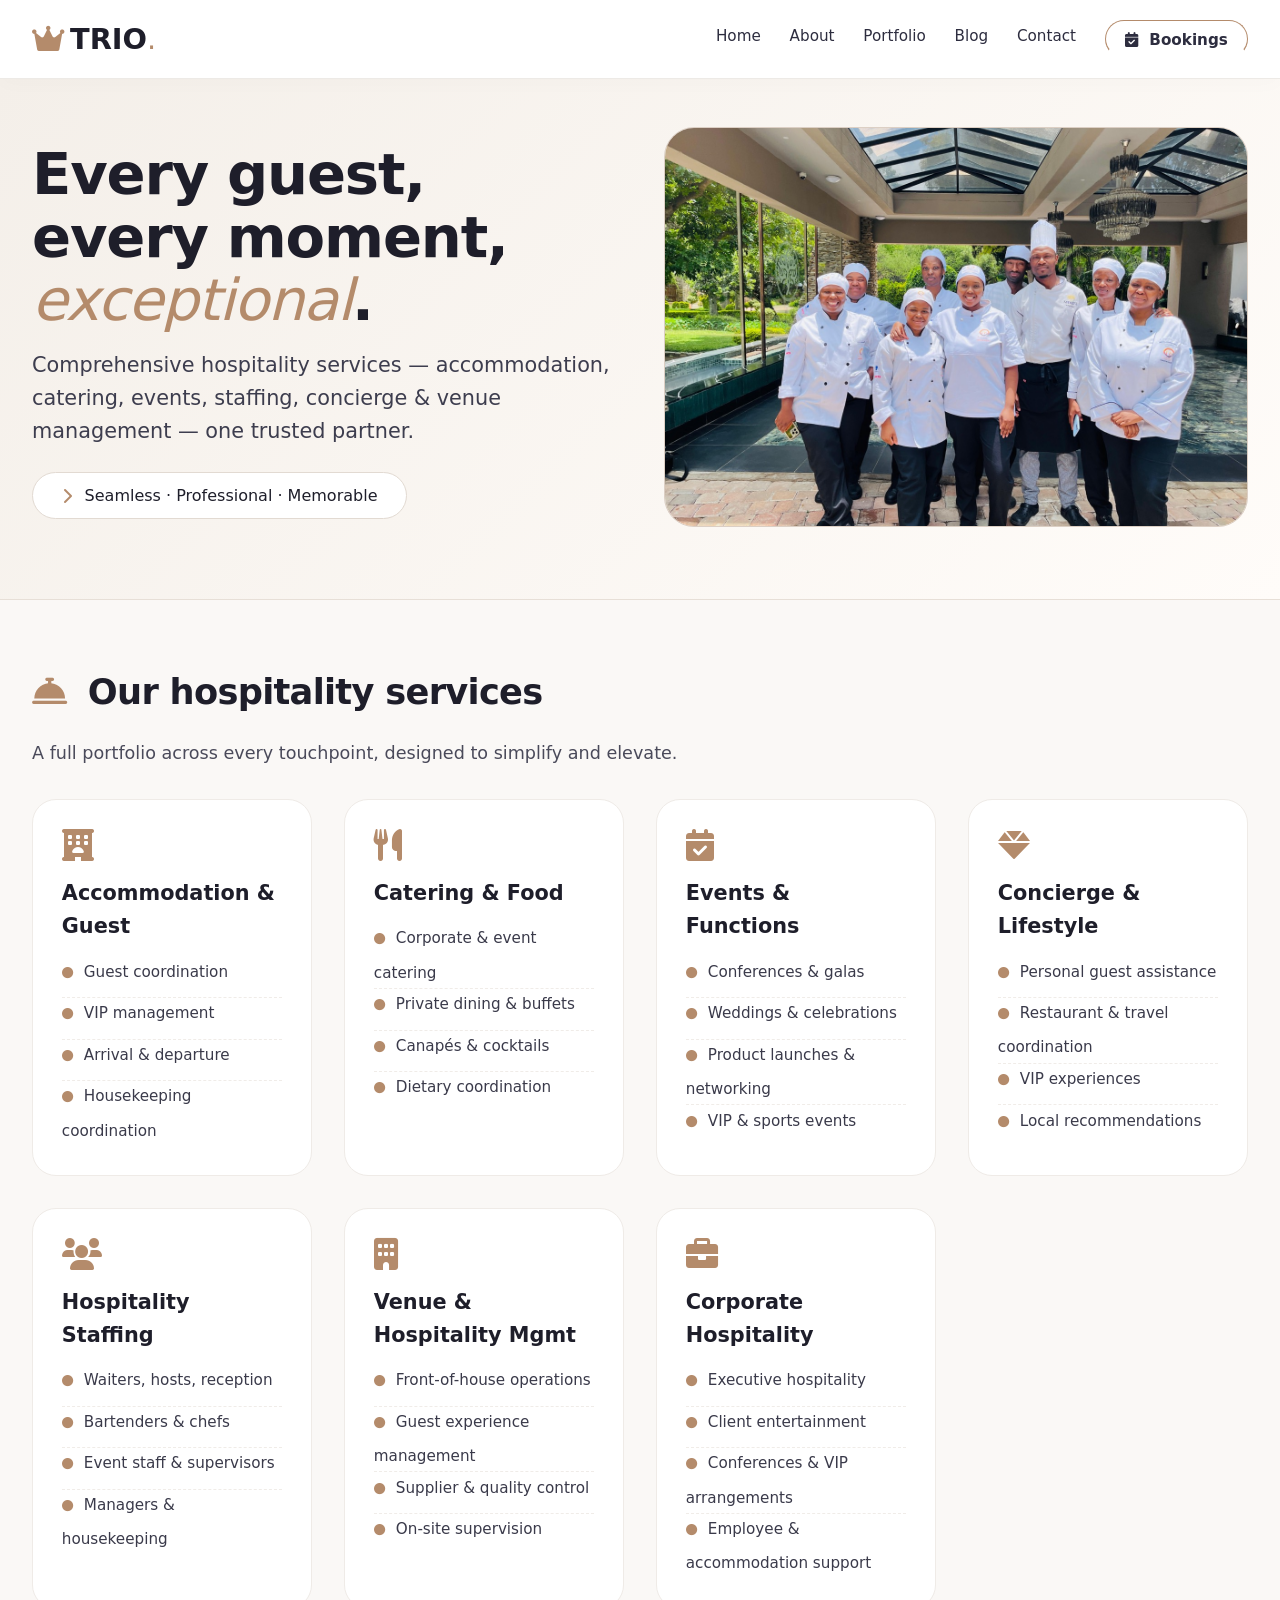
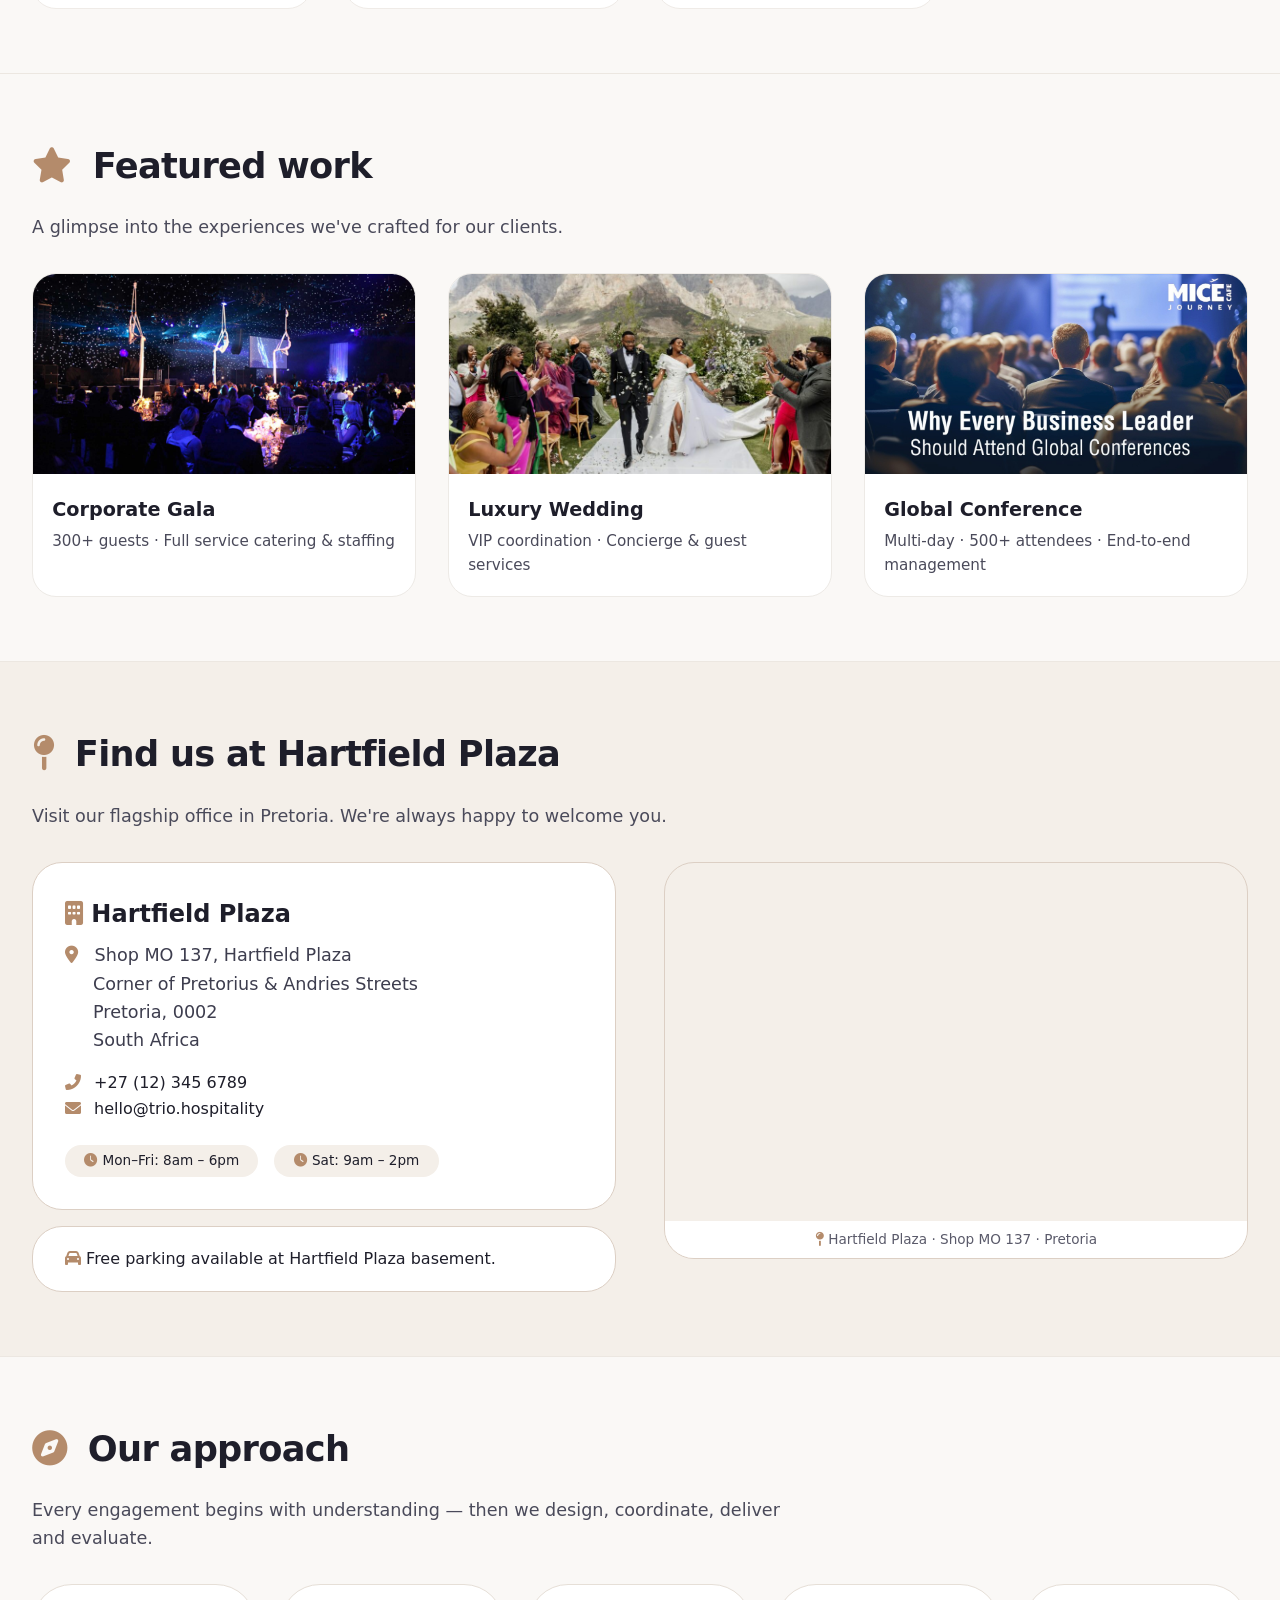
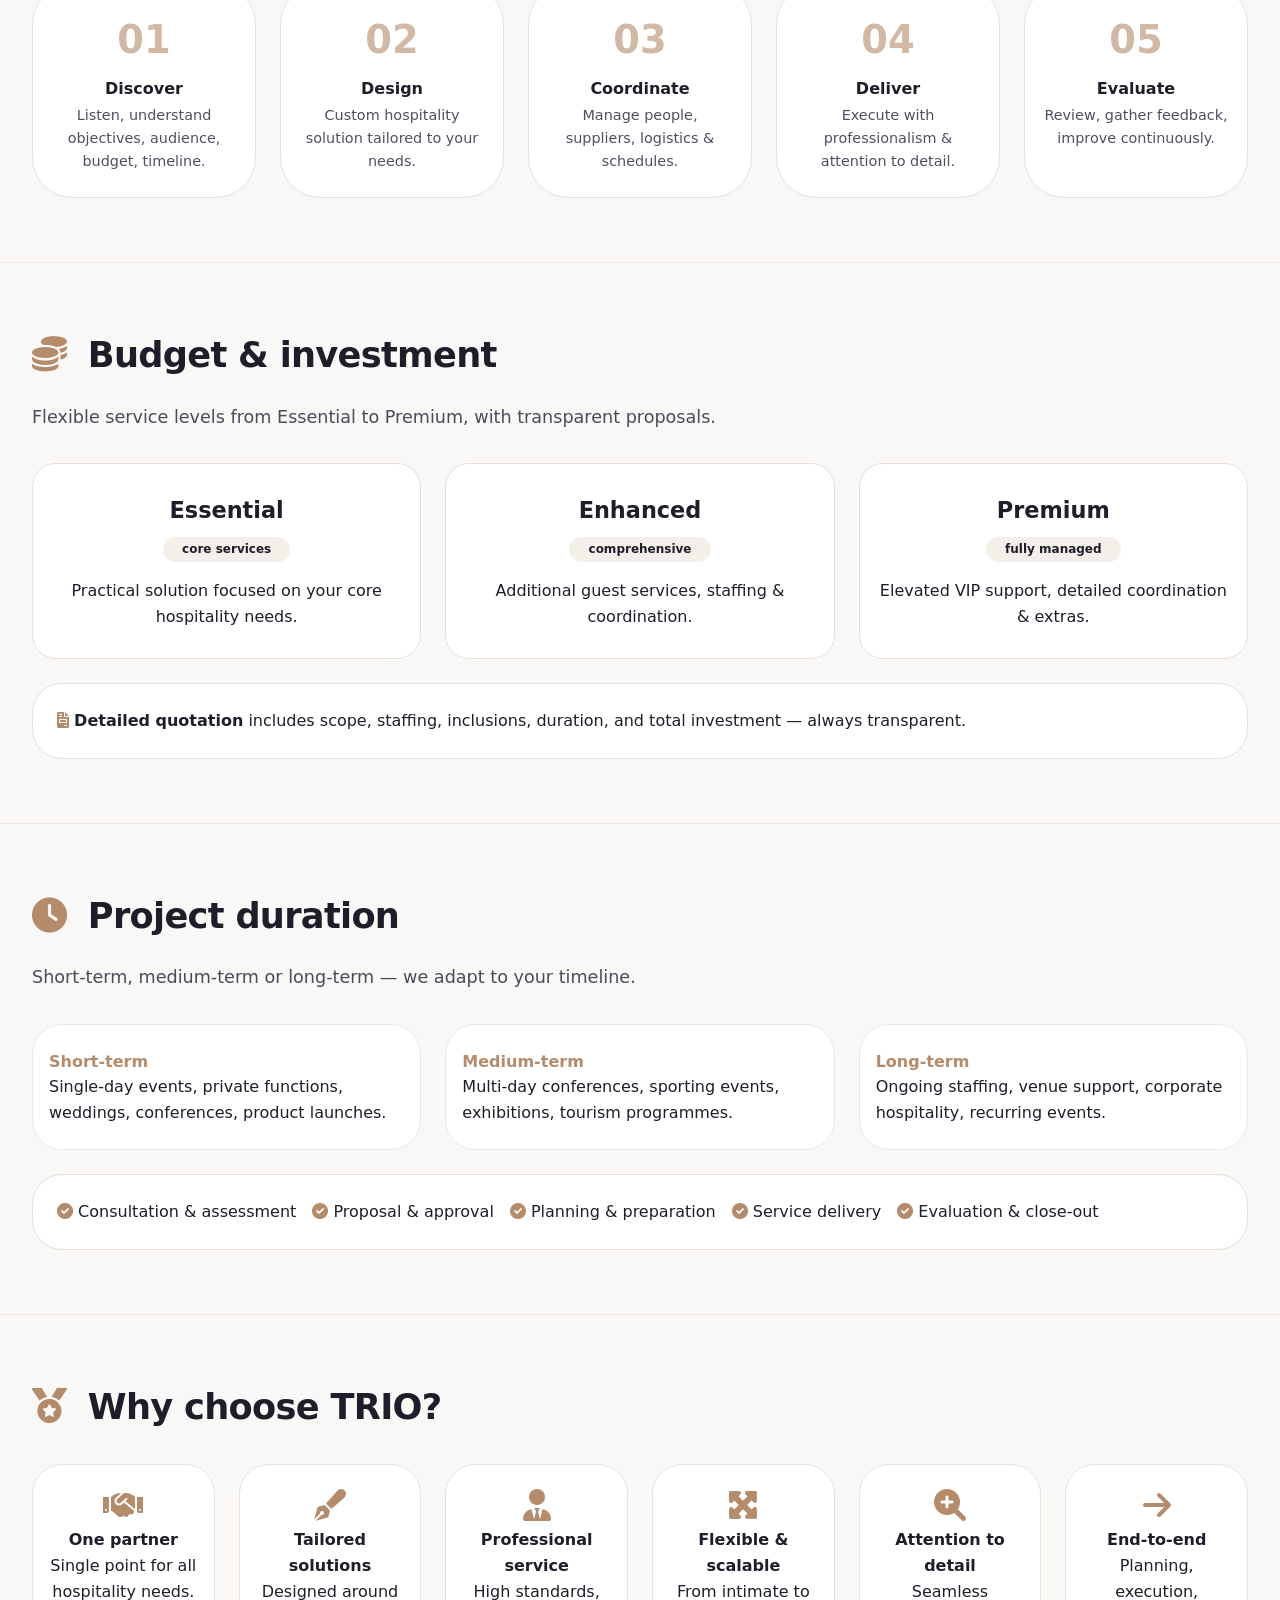
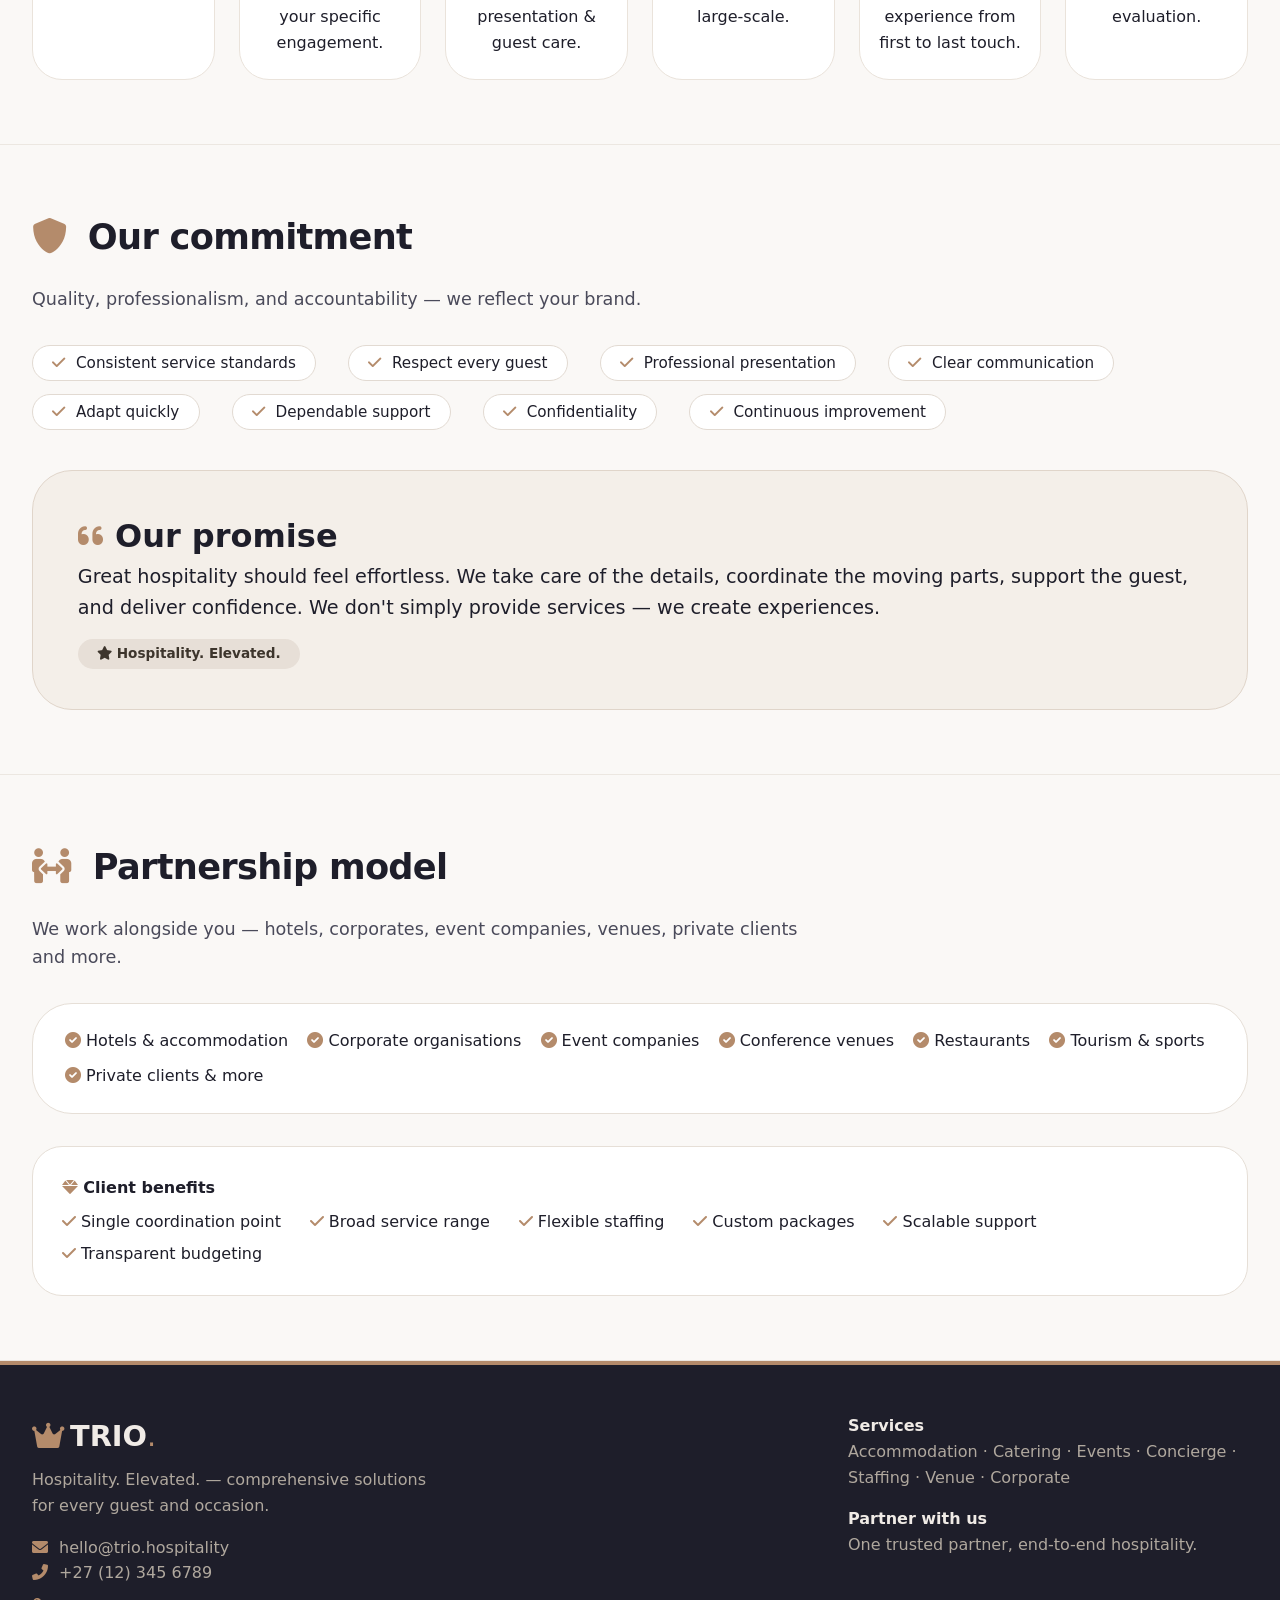
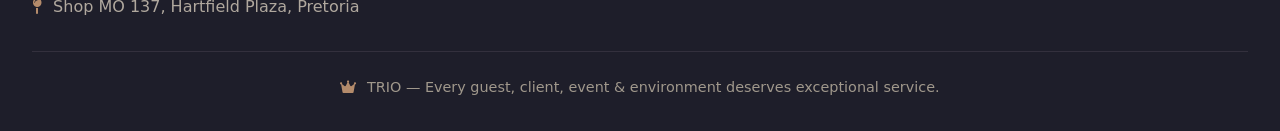
<file: index.html>
<!DOCTYPE html>
<html lang="en">
<head>
  <meta charset="UTF-8" />
  <meta name="viewport" content="width=device-width, initial-scale=1.0" />
  <title>TRIO · Hospitality. Elevated.</title>
  <link rel="stylesheet" href="https://cdnjs.cloudflare.com/ajax/libs/font-awesome/6.0.0-beta3/css/all.min.css" />
  <link rel="stylesheet" href="css/style.css" />
</head>
<body>

<!-- ===== NAV ===== -->
<nav class="navbar">
  <div class="container nav-flex">
    <div class="logo"><i class="fas fa-crown"></i>TRIO<span>.</span></div>
    <div class="nav-links">
      <a href="index.html">Home</a>
      <a href="about.html">About</a>
      <a href="portfolio.html">Portfolio</a>
      <a href="Blog.html">Blog</a>
      <a href="contact.html">Contact</a>
      <a href="Bookings.html" class="btn-outline"><i class="fas fa-calendar-check"></i> Bookings</a>
    </div>
  </div>
</nav>

<!-- ===== HERO with image ===== -->
<section class="hero">
  <div class="container hero-grid">
    <div class="hero-text">
      <h1>Every guest,<br>every moment, <i>exceptional</i>.</h1>
      <p>Comprehensive hospitality services — accommodation, catering, events, staffing, concierge &amp; venue management — one trusted partner.</p>
      <div class="tagline"><i class="fas fa-chevron-right"></i> Seamless · Professional · Memorable</div>
    </div>
    <div class="hero-image">
      <!-- Replace src with your own image -->
      <img src="image/hospitality.jpg" alt="hospitality.jpg" />
    </div>
  </div>
</section>

<!-- ===== SERVICES ===== -->
<section id="services">
  <div class="container">
    <h2 class="section-title"><i class="fas fa-concierge-bell"></i> Our hospitality services</h2>
    <p class="section-sub">A full portfolio across every touchpoint, designed to simplify and elevate.</p>
    <div class="card-grid">
      <div class="card"><i class="fas fa-hotel"></i><h3>Accommodation &amp; Guest</h3><ul><li><i class="fas fa-circle"></i>Guest coordination</li><li><i class="fas fa-circle"></i>VIP management</li><li><i class="fas fa-circle"></i>Arrival &amp; departure</li><li><i class="fas fa-circle"></i>Housekeeping coordination</li></ul></div>
      <div class="card"><i class="fas fa-utensils"></i><h3>Catering &amp; Food</h3><ul><li><i class="fas fa-circle"></i>Corporate &amp; event catering</li><li><i class="fas fa-circle"></i>Private dining &amp; buffets</li><li><i class="fas fa-circle"></i>Canapés &amp; cocktails</li><li><i class="fas fa-circle"></i>Dietary coordination</li></ul></div>
      <div class="card"><i class="fas fa-calendar-check"></i><h3>Events &amp; Functions</h3><ul><li><i class="fas fa-circle"></i>Conferences &amp; galas</li><li><i class="fas fa-circle"></i>Weddings &amp; celebrations</li><li><i class="fas fa-circle"></i>Product launches &amp; networking</li><li><i class="fas fa-circle"></i>VIP &amp; sports events</li></ul></div>
      <div class="card"><i class="fas fa-gem"></i><h3>Concierge &amp; Lifestyle</h3><ul><li><i class="fas fa-circle"></i>Personal guest assistance</li><li><i class="fas fa-circle"></i>Restaurant &amp; travel coordination</li><li><i class="fas fa-circle"></i>VIP experiences</li><li><i class="fas fa-circle"></i>Local recommendations</li></ul></div>
      <div class="card"><i class="fas fa-users"></i><h3>Hospitality Staffing</h3><ul><li><i class="fas fa-circle"></i>Waiters, hosts, reception</li><li><i class="fas fa-circle"></i>Bartenders &amp; chefs</li><li><i class="fas fa-circle"></i>Event staff &amp; supervisors</li><li><i class="fas fa-circle"></i>Managers &amp; housekeeping</li></ul></div>
      <div class="card"><i class="fas fa-building"></i><h3>Venue &amp; Hospitality Mgmt</h3><ul><li><i class="fas fa-circle"></i>Front-of-house operations</li><li><i class="fas fa-circle"></i>Guest experience management</li><li><i class="fas fa-circle"></i>Supplier &amp; quality control</li><li><i class="fas fa-circle"></i>On-site supervision</li></ul></div>
      <div class="card"><i class="fas fa-briefcase"></i><h3>Corporate Hospitality</h3><ul><li><i class="fas fa-circle"></i>Executive hospitality</li><li><i class="fas fa-circle"></i>Client entertainment</li><li><i class="fas fa-circle"></i>Conferences &amp; VIP arrangements</li><li><i class="fas fa-circle"></i>Employee &amp; accommodation support</li></ul></div>
    </div>
  </div>
</section>

<!-- ===== FEATURED WORK (with images) ===== -->
<section>
  <div class="container">
    <h2 class="section-title"><i class="fas fa-star"></i> Featured work</h2>
    <p class="section-sub">A glimpse into the experiences we've crafted for our clients.</p>
    <div class="featured-grid">
      <div class="featured-item">
        <img src="image/Great-Gatsby-Gala-Dinner.jpg" alt="Corporate gala" />
        <h4>Corporate Gala</h4>
        <p>300+ guests · Full service catering &amp; staffing</p>
      </div>
      <div class="featured-item">
        <img src="image/luxury wedding.jpg" alt="Luxury wedding" />
        <h4>Luxury Wedding</h4>
        <p>VIP coordination · Concierge &amp; guest services</p>
      </div>
      <div class="featured-item">
        <img src="image/global conferences.jpg" alt="International conference" />
        <h4>Global Conference</h4>
        <p>Multi-day · 500+ attendees · End-to-end management</p>
      </div>
    </div>
  </div>
</section>

<!-- ===== LOCATION / FIND US - Hartfield Plaza Pretoria ===== -->
<section style="background: #f4efe9;">
  <div class="container">
    <h2 class="section-title"><i class="fas fa-map-pin"></i> Find us at Hartfield Plaza</h2>
    <p class="section-sub">Visit our flagship office in Pretoria. We're always happy to welcome you.</p>
    <div style="display: grid; grid-template-columns: 1fr 1fr; gap: 3rem; align-items: start;">
      <div>
        <div style="background: white; padding: 2rem; border-radius: 30px; border: 1px solid #dccfc4;">
          <h3 style="font-size: 1.5rem; margin-bottom: 0.5rem;"><i class="fas fa-building" style="color:#b48b6b;"></i> Hartfield Plaza</h3>
          <p style="font-size: 1.1rem; color: #3d3d4e;">
            <i class="fas fa-map-marker-alt" style="color:#b48b6b; width: 24px;"></i> Shop MO 137, Hartfield Plaza<br>
            <span style="margin-left: 28px;">Corner of Pretorius &amp; Andries Streets</span><br>
            <span style="margin-left: 28px;">Pretoria, 0002</span><br>
            <span style="margin-left: 28px;">South Africa</span>
          </p>
          <p style="margin-top: 1rem;">
            <i class="fas fa-phone-alt" style="color:#b48b6b; width: 24px;"></i> +27 (12) 345 6789<br>
            <i class="fas fa-envelope" style="color:#b48b6b; width: 24px;"></i> hello@trio.hospitality
          </p>
          <div style="margin-top: 1.5rem; display: flex; gap: 1rem; flex-wrap: wrap;">
            <span style="background: #f4efe9; padding: 0.3rem 1.2rem; border-radius: 40px; font-size: 0.85rem;"><i class="fas fa-clock" style="color:#b48b6b;"></i> Mon–Fri: 8am – 6pm</span>
            <span style="background: #f4efe9; padding: 0.3rem 1.2rem; border-radius: 40px; font-size: 0.85rem;"><i class="fas fa-clock" style="color:#b48b6b;"></i> Sat: 9am – 2pm</span>
          </div>
        </div>
        <div style="margin-top: 1rem; background: white; padding: 1.2rem 2rem; border-radius: 30px; border: 1px solid #dccfc4;">
          <p><i class="fas fa-car" style="color:#b48b6b;"></i> Free parking available at Hartfield Plaza basement.</p>
        </div>
      </div>
      <div>
        <!-- Google Maps Embed with pin at Hartfield Plaza Pretoria -->
        <div style="border-radius: 30px; overflow: hidden; border: 1px solid #dccfc4; height: 100%; min-height: 350px;">
          <iframe 
            src="https://www.google.com/maps/embed?pb=!1m18!1m12!1m3!1d3588.994016857092!2d28.2223161!3d-25.7478719!2m3!1f0!2f0!3f0!3m2!1i1024!2i768!4f13.1!3m3!1m2!1s0x1e95604ad9d05c57%3A0x7d8a8b5e7b8b5e7b!2sHartfield%20Plaza!5e0!3m2!1sen!2sza!4v1690000000000" 
            width="100%" 
            height="350" 
            style="border:0;" 
            allowfullscreen="" 
            loading="lazy" 
            referrerpolicy="no-referrer-when-downgrade">
          </iframe>
          <p style="text-align: center; padding: 0.5rem; background: white; font-size: 0.85rem; color: #5a5a6a; margin: 0;">
            <i class="fas fa-map-pin" style="color:#b48b6b;"></i> Hartfield Plaza · Shop MO 137 · Pretoria
          </p>
        </div>
      </div>
    </div>
  </div>
</section>

<!-- ===== APPROACH ===== -->
<section>
  <div class="container">
    <h2 class="section-title"><i class="fas fa-compass"></i> Our approach</h2>
    <p class="section-sub">Every engagement begins with understanding — then we design, coordinate, deliver and evaluate.</p>
    <div class="steps">
      <div class="step"><div class="num">01</div><h4>Discover</h4><p>Listen, understand objectives, audience, budget, timeline.</p></div>
      <div class="step"><div class="num">02</div><h4>Design</h4><p>Custom hospitality solution tailored to your needs.</p></div>
      <div class="step"><div class="num">03</div><h4>Coordinate</h4><p>Manage people, suppliers, logistics &amp; schedules.</p></div>
      <div class="step"><div class="num">04</div><h4>Deliver</h4><p>Execute with professionalism &amp; attention to detail.</p></div>
      <div class="step"><div class="num">05</div><h4>Evaluate</h4><p>Review, gather feedback, improve continuously.</p></div>
    </div>
  </div>
</section>

<!-- ===== BUDGET ===== -->
<section>
  <div class="container">
    <h2 class="section-title"><i class="fas fa-coins"></i> Budget &amp; investment</h2>
    <p class="section-sub">Flexible service levels from Essential to Premium, with transparent proposals.</p>
    <div class="level-box">
      <div class="level"><h4>Essential</h4><div class="pill">core services</div><p style="margin-top:0.5rem;">Practical solution focused on your core hospitality needs.</p></div>
      <div class="level"><h4>Enhanced</h4><div class="pill">comprehensive</div><p style="margin-top:0.5rem;">Additional guest services, staffing &amp; coordination.</p></div>
      <div class="level"><h4>Premium</h4><div class="pill">fully managed</div><p style="margin-top:0.5rem;">Elevated VIP support, detailed coordination &amp; extras.</p></div>
    </div>
    <div class="quote-box">
      <p><i class="fas fa-file-invoice" style="color:#b48b6b;"></i> <strong>Detailed quotation</strong> includes scope, staffing, inclusions, duration, and total investment — always transparent.</p>
    </div>
  </div>
</section>

<!-- ===== DURATION ===== -->
<section>
  <div class="container">
    <h2 class="section-title"><i class="fas fa-clock"></i> Project duration</h2>
    <p class="section-sub">Short-term, medium-term or long-term — we adapt to your timeline.</p>
    <div class="timeline-grid">
      <div class="timeline-item"><span class="phase">Short-term</span><p>Single-day events, private functions, weddings, conferences, product launches.</p></div>
      <div class="timeline-item"><span class="phase">Medium-term</span><p>Multi‑day conferences, sporting events, exhibitions, tourism programmes.</p></div>
      <div class="timeline-item"><span class="phase">Long-term</span><p>Ongoing staffing, venue support, corporate hospitality, recurring events.</p></div>
    </div>
    <div class="phase-steps">
      <div><i class="fas fa-check-circle" style="color:#b48b6b;"></i> Consultation &amp; assessment</div>
      <div><i class="fas fa-check-circle" style="color:#b48b6b;"></i> Proposal &amp; approval</div>
      <div><i class="fas fa-check-circle" style="color:#b48b6b;"></i> Planning &amp; preparation</div>
      <div><i class="fas fa-check-circle" style="color:#b48b6b;"></i> Service delivery</div>
      <div><i class="fas fa-check-circle" style="color:#b48b6b;"></i> Evaluation &amp; close‑out</div>
    </div>
  </div>
</section>

<!-- ===== WHY CHOOSE ===== -->
<section>
  <div class="container">
    <h2 class="section-title"><i class="fas fa-medal"></i> Why choose TRIO?</h2>
    <div class="benefit-grid">
      <div class="benefit"><i class="fas fa-handshake"></i><h4>One partner</h4><p>Single point for all hospitality needs.</p></div>
      <div class="benefit"><i class="fas fa-pen-fancy"></i><h4>Tailored solutions</h4><p>Designed around your specific engagement.</p></div>
      <div class="benefit"><i class="fas fa-user-tie"></i><h4>Professional service</h4><p>High standards, presentation &amp; guest care.</p></div>
      <div class="benefit"><i class="fas fa-expand-arrows-alt"></i><h4>Flexible &amp; scalable</h4><p>From intimate to large‑scale.</p></div>
      <div class="benefit"><i class="fas fa-search-plus"></i><h4>Attention to detail</h4><p>Seamless experience from first to last touch.</p></div>
      <div class="benefit"><i class="fas fa-arrow-right"></i><h4>End‑to‑end</h4><p>Planning, execution, evaluation.</p></div>
    </div>
  </div>
</section>

<!-- ===== COMMITMENT & PROMISE ===== -->
<section>
  <div class="container">
    <h2 class="section-title"><i class="fas fa-shield-alt"></i> Our commitment</h2>
    <p class="section-sub">Quality, professionalism, and accountability — we reflect your brand.</p>
    <div class="commit-list">
      <span><i class="fas fa-check"></i> Consistent service standards</span>
      <span><i class="fas fa-check"></i> Respect every guest</span>
      <span><i class="fas fa-check"></i> Professional presentation</span>
      <span><i class="fas fa-check"></i> Clear communication</span>
      <span><i class="fas fa-check"></i> Adapt quickly</span>
      <span><i class="fas fa-check"></i> Dependable support</span>
      <span><i class="fas fa-check"></i> Confidentiality</span>
      <span><i class="fas fa-check"></i> Continuous improvement</span>
    </div>
    <div class="promise-box">
      <h3><i class="fas fa-quote-left" style="color:#b48b6b;font-size:1.8rem;"></i> Our promise</h3>
      <p style="font-size:1.2rem;">Great hospitality should feel effortless. We take care of the details, coordinate the moving parts, support the guest, and deliver confidence. We don't simply provide services — we create experiences.</p>
      <div style="margin-top:1rem;"><span class="badge-light"><i class="fas fa-star"></i> Hospitality. Elevated.</span></div>
    </div>
  </div>
</section>

<!-- ===== PARTNERSHIP ===== -->
<section>
  <div class="container">
    <h2 class="section-title"><i class="fas fa-people-arrows"></i> Partnership model</h2>
    <p class="section-sub">We work alongside you — hotels, corporates, event companies, venues, private clients and more.</p>
    <div class="partner-tags">
      <span><i class="fas fa-check-circle" style="color:#b48b6b;"></i> Hotels &amp; accommodation</span>
      <span><i class="fas fa-check-circle" style="color:#b48b6b;"></i> Corporate organisations</span>
      <span><i class="fas fa-check-circle" style="color:#b48b6b;"></i> Event companies</span>
      <span><i class="fas fa-check-circle" style="color:#b48b6b;"></i> Conference venues</span>
      <span><i class="fas fa-check-circle" style="color:#b48b6b;"></i> Restaurants</span>
      <span><i class="fas fa-check-circle" style="color:#b48b6b;"></i> Tourism &amp; sports</span>
      <span><i class="fas fa-check-circle" style="color:#b48b6b;"></i> Private clients &amp; more</span>
    </div>
    <div class="benefit-box">
      <h4><i class="fas fa-gem" style="color:#b48b6b;"></i> Client benefits</h4>
      <div class="client-benefits">
        <span><i class="fas fa-check" style="color:#b48b6b;"></i> Single coordination point</span>
        <span><i class="fas fa-check" style="color:#b48b6b;"></i> Broad service range</span>
        <span><i class="fas fa-check" style="color:#b48b6b;"></i> Flexible staffing</span>
        <span><i class="fas fa-check" style="color:#b48b6b;"></i> Custom packages</span>
        <span><i class="fas fa-check" style="color:#b48b6b;"></i> Scalable support</span>
        <span><i class="fas fa-check" style="color:#b48b6b;"></i> Transparent budgeting</span>
      </div>
    </div>
  </div>
</section>

<!-- ===== FOOTER ===== -->
<footer class="footer">
  <div class="container">
    <div class="footer-grid">
      <div>
        <div class="logo"><i class="fas fa-crown"></i>TRIO<span>.</span></div>
        <p style="margin-top:0.5rem;">Hospitality. Elevated. — comprehensive solutions for every guest and occasion.</p>
        <p style="margin-top:1rem;"><i class="fas fa-envelope"></i> hello@trio.hospitality</p>
        <p><i class="fas fa-phone-alt"></i> +27 (12) 345 6789</p>
        <p style="margin-top:0.5rem;"><i class="fas fa-map-pin" style="color:#b48b6b;"></i> Shop MO 137, Hartfield Plaza, Pretoria</p>
      </div>
      <div>
        <h4 style="color:#f0ebe6;">Services</h4>
        <p style="color:#b0a89e;">Accommodation · Catering · Events · Concierge · Staffing · Venue · Corporate</p>
        <h4 style="color:#f0ebe6;margin-top:1rem;">Partner with us</h4>
        <p style="color:#b0a89e;">One trusted partner, end‑to‑end hospitality.</p>
      </div>
    </div>
    <div class="footer-bottom">
      <i class="fas fa-crown" style="color:#b48b6b;"></i> TRIO — Every guest, client, event &amp; environment deserves exceptional service.
    </div>
  </div>
</footer>

<script src="js/script.js"></script>
</body>
</html>
</file>
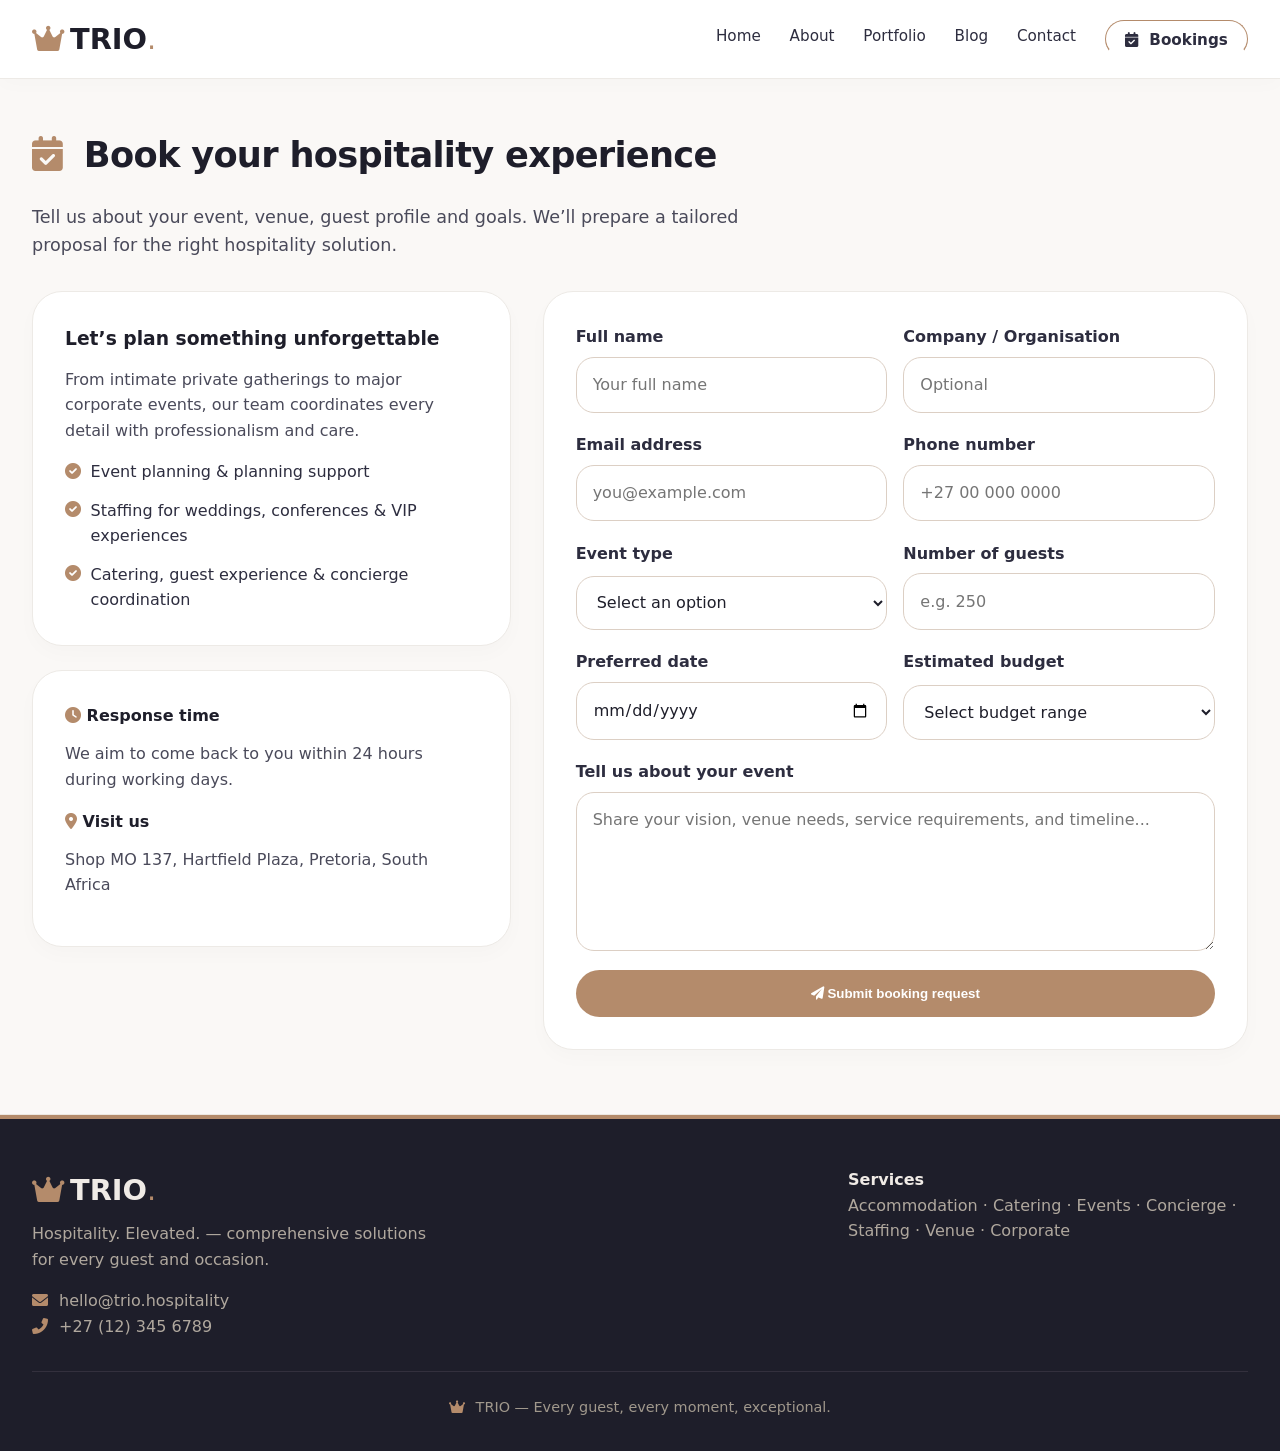
<file: Bookings.html>
<!DOCTYPE html>
<html lang="en">
<head>
  <meta charset="UTF-8" />
  <meta name="viewport" content="width=device-width, initial-scale=1.0" />
  <title>TRIO · Bookings</title>
  <link rel="stylesheet" href="https://cdnjs.cloudflare.com/ajax/libs/font-awesome/6.0.0-beta3/css/all.min.css" />
  <link rel="stylesheet" href="css/style.css" />
</head>
<body>
  <nav class="navbar">
    <div class="container nav-flex">
      <div class="logo"><i class="fas fa-crown"></i>TRIO<span>.</span></div>
      <div class="nav-links">
        <a href="index.html">Home</a>
        <a href="about.html">About</a>
        <a href="portfolio.html">Portfolio</a>
        <a href="Blog.html">Blog</a>
        <a href="contact.html">Contact</a>
        <a href="Bookings.html" class="btn-outline"><i class="fas fa-calendar-check"></i> Bookings</a>
      </div>
    </div>
  </nav>

  <section class="booking-page">
    <div class="container">
      <h2 class="section-title"><i class="fas fa-calendar-check"></i> Book your hospitality experience</h2>
      <p class="section-sub">Tell us about your event, venue, guest profile and goals. We’ll prepare a tailored proposal for the right hospitality solution.</p>

      <div class="booking-layout">
        <div class="booking-side">
          <div class="booking-panel booking-info">
            <h3>Let’s plan something unforgettable</h3>
            <p>From intimate private gatherings to major corporate events, our team coordinates every detail with professionalism and care.</p>
            <ul>
              <li><i class="fas fa-check-circle"></i> Event planning & planning support</li>
              <li><i class="fas fa-check-circle"></i> Staffing for weddings, conferences & VIP experiences</li>
              <li><i class="fas fa-check-circle"></i> Catering, guest experience & concierge coordination</li>
            </ul>
          </div>

          <div class="booking-panel booking-summary">
            <h4><i class="fas fa-clock"></i> Response time</h4>
            <p>We aim to come back to you within 24 hours during working days.</p>

            <h4><i class="fas fa-map-marker-alt"></i> Visit us</h4>
            <p>Shop MO 137, Hartfield Plaza, Pretoria, South Africa</p>
          </div>
        </div>

        <div class="booking-panel booking-form-wrap">
          <form class="booking-form">
            <div class="booking-row two-col">
              <div class="booking-field">
                <label for="name">Full name</label>
                <input id="name" type="text" placeholder="Your full name" />
              </div>
              <div class="booking-field">
                <label for="company">Company / Organisation</label>
                <input id="company" type="text" placeholder="Optional" />
              </div>
            </div>

            <div class="booking-row two-col">
              <div class="booking-field">
                <label for="email">Email address</label>
                <input id="email" type="email" placeholder="you@example.com" />
              </div>
              <div class="booking-field">
                <label for="phone">Phone number</label>
                <input id="phone" type="tel" placeholder="+27 00 000 0000" />
              </div>
            </div>

            <div class="booking-row two-col">
              <div class="booking-field">
                <label for="event-type">Event type</label>
                <select id="event-type">
                  <option selected disabled>Select an option</option>
                  <option>Wedding</option>
                  <option>Corporate event</option>
                  <option>Conference</option>
                  <option>Private function</option>
                  <option>VIP / Concierge service</option>
                  <option>Other</option>
                </select>
              </div>
              <div class="booking-field">
                <label for="guest-count">Number of guests</label>
                <input id="guest-count" type="number" min="1" placeholder="e.g. 250" />
              </div>
            </div>

            <div class="booking-row two-col">
              <div class="booking-field">
                <label for="date">Preferred date</label>
                <input id="date" type="date" />
              </div>
              <div class="booking-field">
                <label for="budget">Estimated budget</label>
                <select id="budget">
                  <option selected disabled>Select budget range</option>
                  <option>Under R20 000</option>
                  <option>R20 000 – R50 000</option>
                  <option>R50 000 – R100 000</option>
                  <option>R100 000 – R250 000</option>
                  <option>R250 000+</option>
                </select>
              </div>
            </div>

            <div class="booking-field">
              <label for="message">Tell us about your event</label>
              <textarea id="message" rows="5" placeholder="Share your vision, venue needs, service requirements, and timeline..."></textarea>
            </div>

            <button type="submit" class="booking-button"><i class="fas fa-paper-plane"></i> Submit booking request</button>
          </form>
        </div>
      </div>
    </div>
  </section>

  <footer class="footer">
    <div class="container">
      <div class="footer-grid">
        <div>
          <div class="logo"><i class="fas fa-crown"></i>TRIO<span>.</span></div>
          <p style="margin-top:0.5rem;">Hospitality. Elevated. — comprehensive solutions for every guest and occasion.</p>
          <p style="margin-top:1rem;"><i class="fas fa-envelope"></i> hello@trio.hospitality</p>
          <p><i class="fas fa-phone-alt"></i> +27 (12) 345 6789</p>
        </div>
        <div>
          <h4 style="color:#f0ebe6;">Services</h4>
          <p style="color:#b0a89e;">Accommodation · Catering · Events · Concierge · Staffing · Venue · Corporate</p>
        </div>
      </div>
      <div class="footer-bottom">
        <i class="fas fa-crown" style="color:#b48b6b;"></i> TRIO — Every guest, every moment, exceptional.
      </div>
    </div>
  </footer>

  <script src="js/script.js"></script>
</body>
</html>
</file>
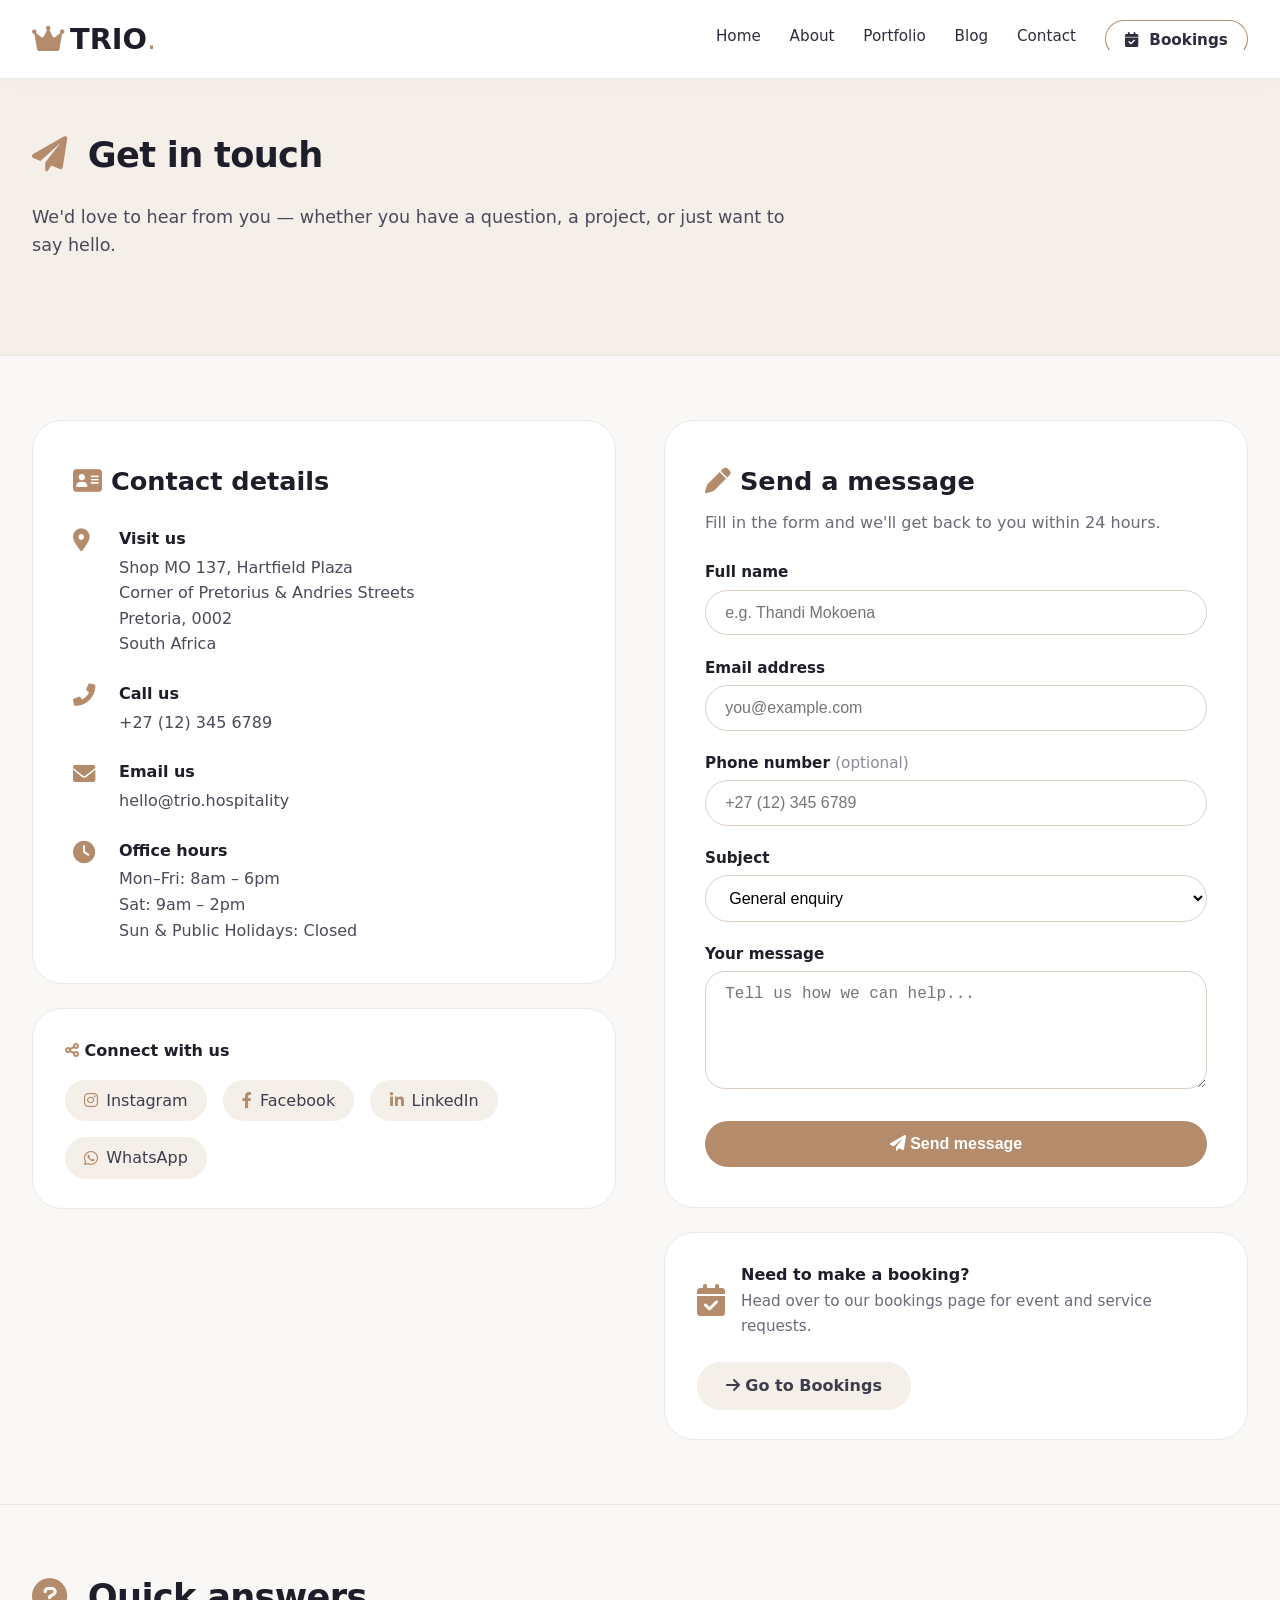
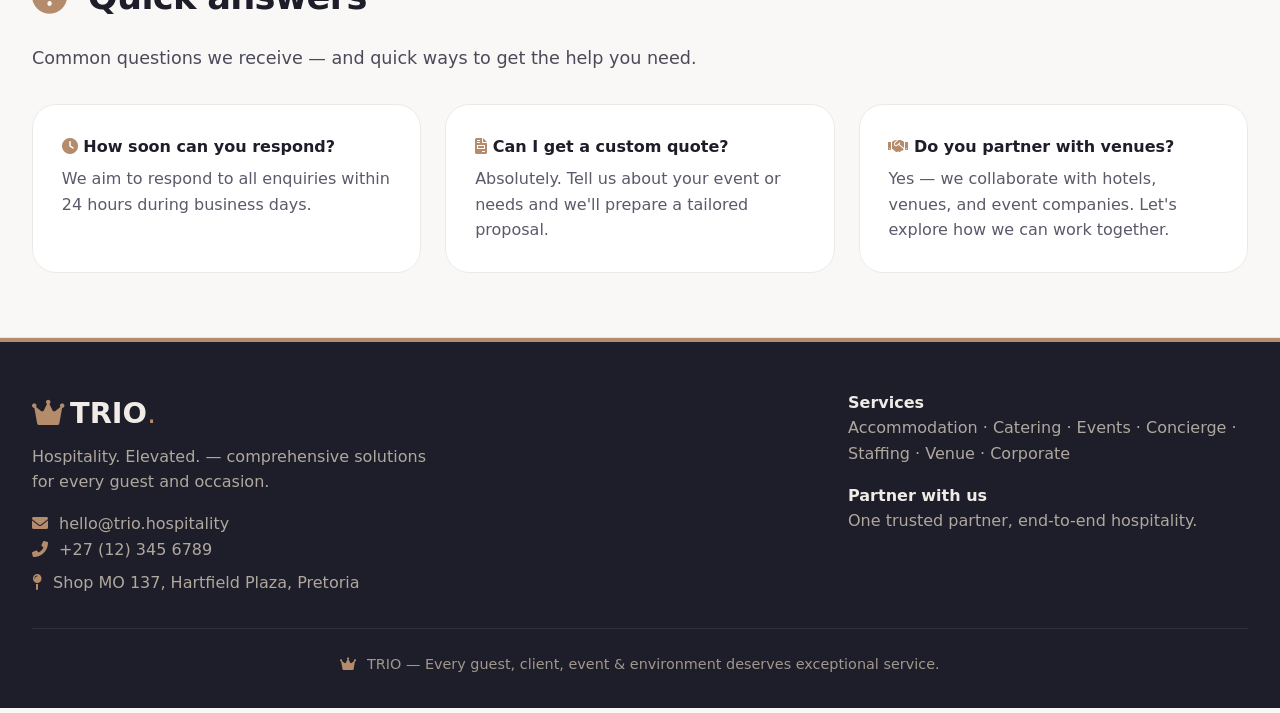
<file: contact.html>
<!DOCTYPE html>
<html lang="en">
<head>
  <meta charset="UTF-8" />
  <meta name="viewport" content="width=device-width, initial-scale=1.0" />
  <title>TRIO · Contact</title>
  <link rel="stylesheet" href="https://cdnjs.cloudflare.com/ajax/libs/font-awesome/6.0.0-beta3/css/all.min.css" />
  <link rel="stylesheet" href="css/style.css" />
</head>
<body>
  <nav class="navbar">
    <div class="container nav-flex">
      <div class="logo"><i class="fas fa-crown"></i>TRIO<span>.</span></div>
      <div class="nav-links">
        <a href="index.html">Home</a>
        <a href="about.html">About</a>
        <a href="portfolio.html">Portfolio</a>
        <a href="Blog.html">Blog</a>
        <a href="contact.html">Contact</a>
        <a href="Bookings.html" class="btn-outline"><i class="fas fa-calendar-check"></i> Bookings</a>
      </div>
    </div>
  </nav>

  <!-- ===== CONTACT HERO ===== -->
  <section style="padding-top: 3rem; background: #f4efe9;">
    <div class="container">
      <h2 class="section-title"><i class="fas fa-paper-plane"></i> Get in touch</h2>
      <p class="section-sub">We'd love to hear from you — whether you have a question, a project, or just want to say hello.</p>
    </div>
  </section>

  <!-- ===== CONTACT INFO + FORM ===== -->
  <section>
    <div class="container">
      <div style="display: grid; grid-template-columns: 1fr 1fr; gap: 3rem; align-items: start;">

        <!-- LEFT: CONTACT DETAILS -->
        <div>
          <div style="background: white; padding: 2.5rem; border-radius: 30px; border: 1px solid #edeae6; margin-bottom: 1.5rem;">
            <h3 style="font-size: 1.6rem; margin-bottom: 1.5rem;"><i class="fas fa-address-card" style="color:#b48b6b;"></i> Contact details</h3>
            
            <div style="display: flex; gap: 1rem; margin-bottom: 1.5rem; align-items: flex-start;">
              <i class="fas fa-map-marker-alt" style="color:#b48b6b; font-size: 1.4rem; width: 30px; margin-top: 0.2rem;"></i>
              <div>
                <h4 style="margin-bottom: 0.2rem;">Visit us</h4>
                <p style="color: #4a4a5a;">Shop MO 137, Hartfield Plaza<br>Corner of Pretorius &amp; Andries Streets<br>Pretoria, 0002<br>South Africa</p>
              </div>
            </div>

            <div style="display: flex; gap: 1rem; margin-bottom: 1.5rem; align-items: flex-start;">
              <i class="fas fa-phone-alt" style="color:#b48b6b; font-size: 1.4rem; width: 30px; margin-top: 0.2rem;"></i>
              <div>
                <h4 style="margin-bottom: 0.2rem;">Call us</h4>
                <p style="color: #4a4a5a;">+27 (12) 345 6789</p>
              </div>
            </div>

            <div style="display: flex; gap: 1rem; margin-bottom: 1.5rem; align-items: flex-start;">
              <i class="fas fa-envelope" style="color:#b48b6b; font-size: 1.4rem; width: 30px; margin-top: 0.2rem;"></i>
              <div>
                <h4 style="margin-bottom: 0.2rem;">Email us</h4>
                <p style="color: #4a4a5a;">hello@trio.hospitality</p>
              </div>
            </div>

            <div style="display: flex; gap: 1rem; align-items: flex-start;">
              <i class="fas fa-clock" style="color:#b48b6b; font-size: 1.4rem; width: 30px; margin-top: 0.2rem;"></i>
              <div>
                <h4 style="margin-bottom: 0.2rem;">Office hours</h4>
                <p style="color: #4a4a5a;">Mon–Fri: 8am – 6pm<br>Sat: 9am – 2pm<br>Sun &amp; Public Holidays: Closed</p>
              </div>
            </div>
          </div>

          <!-- SOCIAL / QUICK LINKS -->
          <div style="background: white; padding: 1.8rem 2rem; border-radius: 30px; border: 1px solid #edeae6;">
            <h4 style="margin-bottom: 1rem;"><i class="fas fa-share-alt" style="color:#b48b6b;"></i> Connect with us</h4>
            <div style="display: flex; gap: 1rem; flex-wrap: wrap;">
              <a href="#" style="display: inline-flex; align-items: center; gap: 0.5rem; background: #f4efe9; padding: 0.5rem 1.2rem; border-radius: 40px; text-decoration: none; color: #3d3d4e; font-weight: 500; transition: 0.2s;"><i class="fab fa-instagram" style="color:#b48b6b;"></i> Instagram</a>
              <a href="#" style="display: inline-flex; align-items: center; gap: 0.5rem; background: #f4efe9; padding: 0.5rem 1.2rem; border-radius: 40px; text-decoration: none; color: #3d3d4e; font-weight: 500; transition: 0.2s;"><i class="fab fa-facebook-f" style="color:#b48b6b;"></i> Facebook</a>
              <a href="#" style="display: inline-flex; align-items: center; gap: 0.5rem; background: #f4efe9; padding: 0.5rem 1.2rem; border-radius: 40px; text-decoration: none; color: #3d3d4e; font-weight: 500; transition: 0.2s;"><i class="fab fa-linkedin-in" style="color:#b48b6b;"></i> LinkedIn</a>
              <a href="#" style="display: inline-flex; align-items: center; gap: 0.5rem; background: #f4efe9; padding: 0.5rem 1.2rem; border-radius: 40px; text-decoration: none; color: #3d3d4e; font-weight: 500; transition: 0.2s;"><i class="fab fa-whatsapp" style="color:#b48b6b;"></i> WhatsApp</a>
            </div>
          </div>
        </div>

        <!-- RIGHT: CONTACT FORM -->
        <div>
          <div style="background: white; padding: 2.5rem; border-radius: 30px; border: 1px solid #edeae6;">
            <h3 style="font-size: 1.6rem; margin-bottom: 0.5rem;"><i class="fas fa-pen" style="color:#b48b6b;"></i> Send a message</h3>
            <p style="color: #6a6a7a; margin-bottom: 1.5rem;">Fill in the form and we'll get back to you within 24 hours.</p>

            <form>
              <div style="margin-bottom: 1.2rem;">
                <label style="font-weight: 600; font-size: 0.95rem;">Full name</label><br>
                <input type="text" placeholder="e.g. Thandi Mokoena" style="width: 100%; padding: 0.8rem 1.2rem; border-radius: 40px; border: 1px solid #dccfc4; margin-top: 0.3rem; font-size: 1rem; outline: none; transition: 0.2s;" />
              </div>
              <div style="margin-bottom: 1.2rem;">
                <label style="font-weight: 600; font-size: 0.95rem;">Email address</label><br>
                <input type="email" placeholder="you@example.com" style="width: 100%; padding: 0.8rem 1.2rem; border-radius: 40px; border: 1px solid #dccfc4; margin-top: 0.3rem; font-size: 1rem; outline: none; transition: 0.2s;" />
              </div>
              <div style="margin-bottom: 1.2rem;">
                <label style="font-weight: 600; font-size: 0.95rem;">Phone number <span style="font-weight: 400; color: #8a8a9a;">(optional)</span></label><br>
                <input type="tel" placeholder="+27 (12) 345 6789" style="width: 100%; padding: 0.8rem 1.2rem; border-radius: 40px; border: 1px solid #dccfc4; margin-top: 0.3rem; font-size: 1rem; outline: none; transition: 0.2s;" />
              </div>
              <div style="margin-bottom: 1.2rem;">
                <label style="font-weight: 600; font-size: 0.95rem;">Subject</label><br>
                <select style="width: 100%; padding: 0.8rem 1.2rem; border-radius: 40px; border: 1px solid #dccfc4; margin-top: 0.3rem; font-size: 1rem; outline: none; background: white; transition: 0.2s;">
                  <option>General enquiry</option>
                  <option>Event planning</option>
                  <option>Catering &amp; food</option>
                  <option>Staffing &amp; recruitment</option>
                  <option>Concierge &amp; VIP services</option>
                  <option>Partnership opportunity</option>
                  <option>Other</option>
                </select>
              </div>
              <div style="margin-bottom: 1.5rem;">
                <label style="font-weight: 600; font-size: 0.95rem;">Your message</label><br>
                <textarea rows="5" placeholder="Tell us how we can help..." style="width: 100%; padding: 0.8rem 1.2rem; border-radius: 20px; border: 1px solid #dccfc4; margin-top: 0.3rem; font-size: 1rem; outline: none; resize: vertical; transition: 0.2s;"></textarea>
              </div>
              <button type="submit" style="background: #b48b6b; color: white; border: none; padding: 0.9rem 2.5rem; border-radius: 40px; font-weight: 600; font-size: 1rem; cursor: pointer; transition: 0.2s; width: 100%;">
                <i class="fas fa-paper-plane"></i> Send message
              </button>
            </form>
          </div>

          <!-- MAP PREVIEW / ALTERNATIVE CONTACT -->
          <div style="margin-top: 1.5rem; background: white; padding: 1.8rem 2rem; border-radius: 30px; border: 1px solid #edeae6; display: flex; flex-wrap: wrap; gap: 1.5rem; align-items: center; justify-content: space-between;">
            <div style="display: flex; align-items: center; gap: 1rem;">
              <i class="fas fa-calendar-check" style="font-size: 2rem; color: #b48b6b;"></i>
              <div>
                <h4 style="margin-bottom: 0.1rem;">Need to make a booking?</h4>
                <p style="color: #6a6a7a; font-size: 0.95rem;">Head over to our bookings page for event and service requests.</p>
              </div>
            </div>
            <a href="Bookings.html" style="display: inline-block; background: #f4efe9; color: #3d3d4e; padding: 0.7rem 1.8rem; border-radius: 40px; text-decoration: none; font-weight: 600; white-space: nowrap; transition: 0.2s;"><i class="fas fa-arrow-right"></i> Go to Bookings</a>
          </div>
        </div>

      </div>
    </div>
  </section>

  <!-- ===== FAQ / QUICK HELP ===== -->
  <section style="background: #faf8f6;">
    <div class="container">
      <h2 class="section-title"><i class="fas fa-question-circle"></i> Quick answers</h2>
      <p class="section-sub">Common questions we receive — and quick ways to get the help you need.</p>
      <div style="display: grid; grid-template-columns: repeat(auto-fit, minmax(260px, 1fr)); gap: 1.5rem;">
        <div style="background: white; padding: 1.8rem; border-radius: 24px; border: 1px solid #edeae6;">
          <h4><i class="fas fa-clock" style="color:#b48b6b;"></i> How soon can you respond?</h4>
          <p style="color: #5a5a6a; margin-top: 0.4rem;">We aim to respond to all enquiries within 24 hours during business days.</p>
        </div>
        <div style="background: white; padding: 1.8rem; border-radius: 24px; border: 1px solid #edeae6;">
          <h4><i class="fas fa-file-invoice" style="color:#b48b6b;"></i> Can I get a custom quote?</h4>
          <p style="color: #5a5a6a; margin-top: 0.4rem;">Absolutely. Tell us about your event or needs and we'll prepare a tailored proposal.</p>
        </div>
        <div style="background: white; padding: 1.8rem; border-radius: 24px; border: 1px solid #edeae6;">
          <h4><i class="fas fa-handshake" style="color:#b48b6b;"></i> Do you partner with venues?</h4>
          <p style="color: #5a5a6a; margin-top: 0.4rem;">Yes — we collaborate with hotels, venues, and event companies. Let's explore how we can work together.</p>
        </div>
      </div>
    </div>
  </section>

  <!-- ===== FOOTER ===== -->
  <footer class="footer">
    <div class="container">
      <div class="footer-grid">
        <div>
          <div class="logo"><i class="fas fa-crown"></i>TRIO<span>.</span></div>
          <p style="margin-top:0.5rem;">Hospitality. Elevated. — comprehensive solutions for every guest and occasion.</p>
          <p style="margin-top:1rem;"><i class="fas fa-envelope"></i> hello@trio.hospitality</p>
          <p><i class="fas fa-phone-alt"></i> +27 (12) 345 6789</p>
          <p style="margin-top:0.5rem;"><i class="fas fa-map-pin" style="color:#b48b6b;"></i> Shop MO 137, Hartfield Plaza, Pretoria</p>
        </div>
        <div>
          <h4 style="color:#f0ebe6;">Services</h4>
          <p style="color:#b0a89e;">Accommodation · Catering · Events · Concierge · Staffing · Venue · Corporate</p>
          <h4 style="color:#f0ebe6;margin-top:1rem;">Partner with us</h4>
          <p style="color:#b0a89e;">One trusted partner, end‑to‑end hospitality.</p>
        </div>
      </div>
      <div class="footer-bottom">
        <i class="fas fa-crown" style="color:#b48b6b;"></i> TRIO — Every guest, client, event &amp; environment deserves exceptional service.
      </div>
    </div>
  </footer>
  <script src="js/script.js"></script>
</body>
</html>
</file>
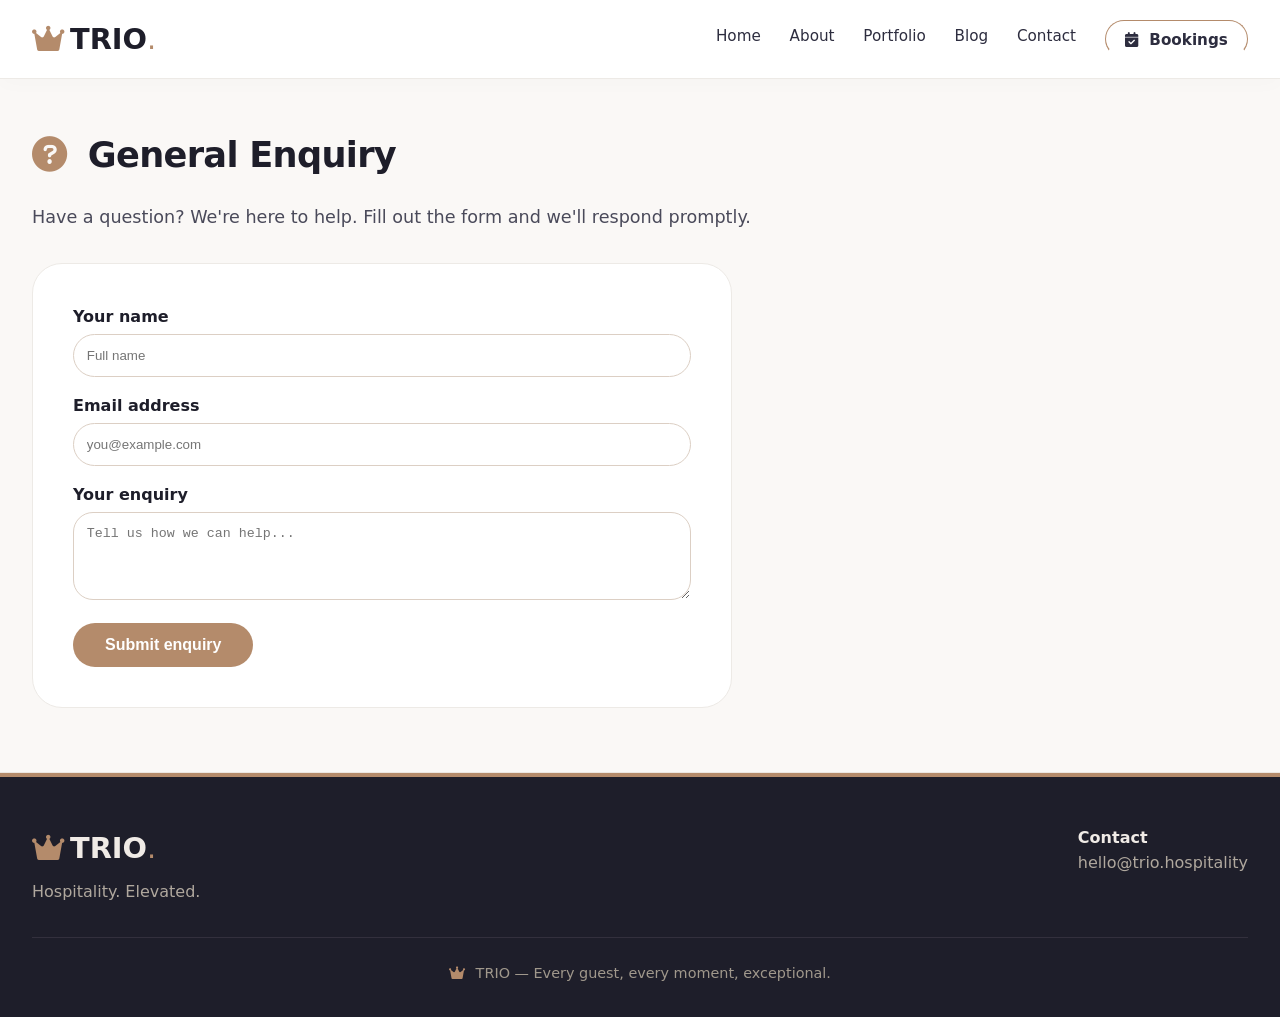
<file: enquiry.html>
<!DOCTYPE html>
<html lang="en">
<head>
  <meta charset="UTF-8" />
  <meta name="viewport" content="width=device-width, initial-scale=1.0" />
  <title>TRIO · Enquiry</title>
  <link rel="stylesheet" href="https://cdnjs.cloudflare.com/ajax/libs/font-awesome/6.0.0-beta3/css/all.min.css" />
  <link rel="stylesheet" href="css/style.css" />
</head>
<body>
  <nav class="navbar">
    <div class="container nav-flex">
      <div class="logo"><i class="fas fa-crown"></i>TRIO<span>.</span></div>
      <div class="nav-links">
        <a href="index.html">Home</a>
        <a href="about.html">About</a>
        <a href="portfolio.html">Portfolio</a>
        <a href="Blog.html">Blog</a>
        <a href="contact.html">Contact</a>
        <a href="Bookings.html" class="btn-outline"><i class="fas fa-calendar-check"></i> Bookings</a>
      </div>
    </div>
  </nav>

  <section style="padding-top: 3rem;">
    <div class="container">
      <h2 class="section-title"><i class="fas fa-question-circle"></i> General Enquiry</h2>
      <p class="section-sub">Have a question? We're here to help. Fill out the form and we'll respond promptly.</p>
      <div style="background:white; padding:2.5rem; border-radius:30px; border:1px solid #edeae6; max-width:700px;">
        <form>
          <div style="margin-bottom:1rem;"><label style="font-weight:600;">Your name</label><br><input type="text" placeholder="Full name" style="width:100%; padding:0.8rem; border-radius:40px; border:1px solid #dccfc4; margin-top:0.3rem;"></div>
          <div style="margin-bottom:1rem;"><label style="font-weight:600;">Email address</label><br><input type="email" placeholder="you@example.com" style="width:100%; padding:0.8rem; border-radius:40px; border:1px solid #dccfc4; margin-top:0.3rem;"></div>
          <div style="margin-bottom:1rem;"><label style="font-weight:600;">Your enquiry</label><br><textarea rows="4" placeholder="Tell us how we can help..." style="width:100%; padding:0.8rem; border-radius:20px; border:1px solid #dccfc4; margin-top:0.3rem;"></textarea></div>
          <button type="submit" style="background:#b48b6b; color:white; border:none; padding:0.8rem 2rem; border-radius:40px; font-weight:600; font-size:1rem; cursor:pointer;">Submit enquiry</button>
        </form>
      </div>
    </div>
  </section>

  <footer class="footer">
    <div class="container">
      <div class="footer-grid">
        <div><div class="logo"><i class="fas fa-crown"></i>TRIO<span>.</span></div><p style="margin-top:0.5rem;">Hospitality. Elevated.</p></div>
        <div><h4 style="color:#f0ebe6;">Contact</h4><p style="color:#b0a89e;">hello@trio.hospitality</p></div>
      </div>
      <div class="footer-bottom"><i class="fas fa-crown" style="color:#b48b6b;"></i> TRIO — Every guest, every moment, exceptional.</div>
    </div>
  </footer>
  <script src="js/script.js"></script>
</body>
</html>
</file>
<file: css/style.css>
/* ===== RESET & BASE ===== */
* {
  margin: 0;
  padding: 0;
  box-sizing: border-box;
}

body {
  font-family: 'Inter', system-ui, -apple-system, 'Segoe UI', Roboto, Helvetica, Arial, sans-serif;
  background: #faf8f6;
  color: #1e1e2a;
  line-height: 1.6;
}

.container {
  max-width: 1280px;
  margin: 0 auto;
  padding: 0 2rem;
}

/* ===== NAVIGATION ===== */
.navbar {
  background: #ffffff;
  padding: 1rem 0;
  position: sticky;
  top: 0;
  z-index: 100;
  border-bottom: 1px solid #edeae6;
  box-shadow: 0 4px 20px rgba(0, 0, 0, 0.02);
}

.nav-flex {
  display: flex;
  align-items: center;
  justify-content: space-between;
  flex-wrap: wrap;
}

.logo {
  font-size: 1.8rem;
  font-weight: 700;
  color: #1e1e2a;
}
.logo span {
  color: #b48b6b;
  font-weight: 300;
}
.logo i {
  color: #b48b6b;
  margin-right: 6px;
}

.nav-links {
  display: flex;
  gap: 1.8rem;
  font-weight: 500;
  flex-wrap: wrap;
  align-items: center;
}
.nav-links a {
  text-decoration: none;
  color: #2d2d3f;
  font-size: 0.95rem;
  border-bottom: 2px solid transparent;
  padding-bottom: 4px;
  transition: 0.2s;
}
.nav-links a:hover {
  color: #b48b6b;
  border-bottom-color: #b48b6b;
}

.btn-outline {
  border: 1.5px solid #b48b6b;
  background: transparent;
  padding: 0.4rem 1.2rem;
  border-radius: 40px;
  font-weight: 600;
  color: #b48b6b;
  transition: 0.2s;
  text-decoration: none;
  display: inline-block;
}
.btn-outline:hover {
  background: #b48b6b;
  color: #fff;
}
.btn-outline i {
  margin-right: 6px;
}

/* ===== HERO with image ===== */
.hero {
  background: linear-gradient(135deg, #f4efe9 0%, #fffcf9 100%);
  padding: 3rem 0 4rem;
  border-bottom: 1px solid #e7dfd7;
}
.hero-grid {
  display: grid;
  grid-template-columns: 1fr 1fr;
  gap: 3rem;
  align-items: center;
}
.hero-text h1 {
  font-size: 3.6rem;
  font-weight: 700;
  line-height: 1.1;
  letter-spacing: -0.02em;
}
.hero-text h1 i {
  color: #b48b6b;
  font-weight: 300;
}
.hero-text p {
  font-size: 1.3rem;
  color: #3d3d4e;
  margin: 1rem 0 1.5rem;
}
.hero-text .tagline {
  background: white;
  padding: 0.6rem 1.8rem;
  border-radius: 60px;
  display: inline-flex;
  align-items: center;
  gap: 0.8rem;
  border: 1px solid #e2dad2;
}
.hero-text .tagline i {
  color: #b48b6b;
}
.hero-image img {
  width: 100%;
  border-radius: 30px;
  border: 1px solid #dccfc4;
  object-fit: cover;
  max-height: 400px;
}

/* ===== SECTIONS ===== */
section {
  padding: 4rem 0;
  border-bottom: 1px solid #ece7e1;
}
.section-title {
  font-size: 2.2rem;
  font-weight: 600;
  letter-spacing: -0.02em;
  margin-bottom: 1.2rem;
}
.section-title i {
  color: #b48b6b;
  margin-right: 10px;
}
.section-sub {
  font-size: 1.1rem;
  color: #4a4a5a;
  max-width: 780px;
  margin-bottom: 2rem;
}

/* ===== CARDS ===== */
.card-grid {
  display: grid;
  grid-template-columns: repeat(auto-fit, minmax(260px, 1fr));
  gap: 2rem;
}
.card {
  background: white;
  padding: 1.8rem;
  border-radius: 24px;
  border: 1px solid #efebe7;
  transition: 0.2s;
}
.card:hover {
  transform: translateY(-4px);
  border-color: #dccfc4;
  box-shadow: 0 16px 32px rgba(0, 0, 0, 0.02);
}
.card i {
  font-size: 2rem;
  color: #b48b6b;
  margin-bottom: 1rem;
}
.card h3 {
  font-size: 1.3rem;
  font-weight: 600;
  margin-bottom: 0.5rem;
}
.card ul {
  list-style: none;
  margin-top: 0.8rem;
}
.card ul li {
  padding: 0.2rem 0;
  font-size: 0.95rem;
  color: #3a3a4a;
  border-bottom: 1px dashed #f0ece8;
}
.card ul li:last-child {
  border-bottom: none;
}
.card ul li i {
  font-size: 0.7rem;
  margin-right: 8px;
  width: 14px;
}

/* ===== FEATURED WORK (homepage images) ===== */
.featured-grid {
  display: grid;
  grid-template-columns: repeat(auto-fit, minmax(240px, 1fr));
  gap: 2rem;
}
.featured-item {
  background: white;
  border-radius: 24px;
  border: 1px solid #edeae6;
  overflow: hidden;
  transition: 0.2s;
}
.featured-item:hover {
  transform: translateY(-4px);
  box-shadow: 0 16px 32px rgba(0, 0, 0, 0.04);
}
.featured-item img {
  width: 100%;
  height: 200px;
  object-fit: cover;
}
.featured-item h4 {
  font-size: 1.2rem;
  margin: 0.8rem 1.2rem 0.2rem;
}
.featured-item p {
  color: #4a4a5a;
  margin: 0 1.2rem 1.2rem;
  font-size: 0.95rem;
}

/* ===== STEPS ===== */
.steps {
  display: flex;
  flex-wrap: wrap;
  gap: 1.5rem;
  justify-content: space-between;
  margin-top: 1.5rem;
}
.step {
  flex: 1 1 150px;
  background: white;
  padding: 1.5rem 1.2rem;
  border-radius: 40px;
  border: 1px solid #e6dfd7;
  text-align: center;
}
.step .num {
  font-size: 2.4rem;
  font-weight: 700;
  color: #b48b6b;
  opacity: 0.6;
}
.step h4 {
  font-weight: 600;
  margin: 0.3rem 0 0.2rem;
}
.step p {
  font-size: 0.9rem;
  color: #4f4f62;
}

/* ===== BUDGET LEVELS ===== */
.level-box {
  display: grid;
  grid-template-columns: repeat(auto-fit, minmax(180px, 1fr));
  gap: 1.5rem;
  margin-top: 1.5rem;
}
.level {
  background: white;
  padding: 1.8rem 1.2rem;
  border-radius: 24px;
  border: 1px solid #e8e0d8;
  text-align: center;
}
.level h4 {
  font-weight: 700;
  font-size: 1.4rem;
}
.level .pill {
  background: #f4efe9;
  border-radius: 40px;
  padding: 0.2rem 1.2rem;
  font-size: 0.75rem;
  font-weight: 600;
  display: inline-block;
  margin: 0.5rem 0;
}
.quote-box {
  background: white;
  padding: 1.5rem;
  border-radius: 30px;
  border: 1px solid #e6dfd7;
  margin-top: 1.5rem;
}

/* ===== TIMELINE ===== */
.timeline-grid {
  display: grid;
  grid-template-columns: repeat(auto-fit, minmax(170px, 1fr));
  gap: 1.5rem;
  margin: 2rem 0 1.5rem;
}
.timeline-item {
  background: white;
  padding: 1.5rem 1rem;
  border-radius: 30px;
  border: 1px solid #ede7e1;
}
.timeline-item .phase {
  font-weight: 700;
  color: #b48b6b;
}
.phase-steps {
  display: flex;
  flex-wrap: wrap;
  gap: 1rem;
  background: white;
  padding: 1.5rem;
  border-radius: 30px;
  border: 1px solid #e6dfd7;
}

/* ===== BENEFITS ===== */
.benefit-grid {
  display: grid;
  grid-template-columns: repeat(auto-fit, minmax(170px, 1fr));
  gap: 1.5rem;
  margin-top: 1.8rem;
}
.benefit {
  background: white;
  padding: 1.5rem 1rem;
  border-radius: 30px;
  border: 1px solid #eae3db;
  text-align: center;
}
.benefit i {
  font-size: 2rem;
  color: #b48b6b;
  margin-bottom: 0.4rem;
}

/* ===== COMMITMENT ===== */
.commit-list {
  display: flex;
  flex-wrap: wrap;
  gap: 0.8rem 2rem;
  margin-top: 1.5rem;
}
.commit-list span {
  background: white;
  padding: 0.3rem 1.2rem;
  border-radius: 40px;
  border: 1px solid #e2dad2;
  font-size: 0.95rem;
}
.commit-list i {
  color: #b48b6b;
  margin-right: 6px;
}

.promise-box {
  background: #f4efe9;
  border-radius: 40px;
  padding: 2.5rem 2.8rem;
  margin-top: 2.5rem;
  border: 1px solid #e0d5ca;
}
.promise-box h3 {
  font-size: 2rem;
  font-weight: 600;
}
.badge-light {
  background: #e7dfd7;
  color: #3d352c;
  display: inline-block;
  padding: 0.25rem 1.2rem;
  border-radius: 40px;
  font-size: 0.85rem;
  font-weight: 600;
}

/* ===== PARTNERSHIP ===== */
.partner-tags {
  display: flex;
  flex-wrap: wrap;
  gap: 0.6rem 1.2rem;
  background: white;
  padding: 1.5rem 2rem;
  border-radius: 40px;
  border: 1px solid #e6dfd7;
}
.benefit-box {
  background: white;
  padding: 1.8rem;
  border-radius: 30px;
  border: 1px solid #e6dfd7;
  margin-top: 2rem;
}
.client-benefits {
  display: flex;
  flex-wrap: wrap;
  gap: 0.4rem 1.8rem;
  margin-top: 0.5rem;
}

/* ===== FOOTER ===== */
.footer {
  background: #1e1e2a;
  color: #d8d0c8;
  padding: 3rem 0 2rem;
  border-top: 4px solid #b48b6b;
}
.footer .logo {
  color: #f0ebe6;
}
.footer .logo span {
  color: #b48b6b;
}
.footer-grid {
  display: flex;
  flex-wrap: wrap;
  justify-content: space-between;
  gap: 2rem;
}
.footer p {
  max-width: 400px;
  color: #b0a89e;
}
.footer i {
  color: #b48b6b;
  margin-right: 6px;
}
.footer-bottom {
  border-top: 1px solid #33303d;
  margin-top: 2rem;
  padding-top: 1.5rem;
  text-align: center;
  font-size: 0.9rem;
  color: #a0988c;
}

/* ===== BOOKING PAGE ===== */
.booking-page {
  padding-top: 3rem;
}

.booking-layout {
  display: grid;
  grid-template-columns: 0.95fr 1.4fr;
  gap: 2rem;
  align-items: start;
}

.booking-panel {
  background: #fff;
  border: 1px solid #edeae6;
  border-radius: 30px;
  padding: 2rem;
  box-shadow: 0 8px 20px rgba(0, 0, 0, 0.02);
}

.booking-side {
  display: grid;
  gap: 1.5rem;
}

.booking-info h3,
.booking-summary h4 {
  margin-bottom: 0.8rem;
}

.booking-info p,
.booking-summary p {
  color: #4a4a5a;
  margin-bottom: 1rem;
}

.booking-info ul {
  list-style: none;
  display: grid;
  gap: 0.8rem;
  color: #2d2d3f;
}

.booking-info li {
  display: flex;
  align-items: flex-start;
  gap: 0.6rem;
}

.booking-info li i,
.booking-summary h4 i {
  color: #b48b6b;
  margin-top: 0.2rem;
}

.booking-form-wrap {
  padding: 2rem;
}

.booking-form {
  display: grid;
  gap: 1.2rem;
}

.booking-row {
  display: grid;
  gap: 1rem;
}

.two-col {
  grid-template-columns: repeat(2, minmax(0, 1fr));
}

.booking-field {
  display: grid;
  gap: 0.45rem;
}

.booking-field label {
  font-weight: 600;
  color: #2d2d3f;
}

.booking-field input,
.booking-field select,
.booking-field textarea {
  width: 100%;
  padding: 0.9rem 1rem;
  border-radius: 18px;
  border: 1px solid #dccfc4;
  background: #fff;
  font: inherit;
  color: #1e1e2a;
  outline: none;
  transition: border-color 0.2s ease, box-shadow 0.2s ease;
}

.booking-field input:focus,
.booking-field select:focus,
.booking-field textarea:focus {
  border-color: #b48b6b;
  box-shadow: 0 0 0 3px rgba(180, 139, 107, 0.12);
}

.booking-field textarea {
  min-height: 140px;
  resize: vertical;
}

.booking-button {
  border: none;
  background: #b48b6b;
  color: #fff;
  font-weight: 700;
  cursor: pointer;
  padding: 1rem 1.4rem;
  border-radius: 40px;
  width: 100%;
  transition: transform 0.2s ease, opacity 0.2s ease;
}

.booking-button:hover {
  transform: translateY(-1px);
  opacity: 0.96;
}

@media (max-width: 900px) {
  .hero-grid {
    grid-template-columns: 1fr;
    text-align: center;
  }
  .hero-text h1 {
    font-size: 2.6rem;
  }
  .hero-text .tagline {
    justify-content: center;
  }
  .hero-image img {
    max-height: 300px;
  }

  .booking-layout {
    grid-template-columns: 1fr;
  }

  .booking-form-wrap,
  .booking-panel {
    padding: 1.5rem;
  }
}

@media (max-width: 700px) {
  .hero-text h1 {
    font-size: 2.2rem;
  }
  .nav-links {
    gap: 1rem;
  }
  .container {
    padding: 0 1.2rem;
  }
  .steps {
    flex-direction: column;
    align-items: stretch;
  }
  .step {
    flex: 1 1 auto;
  }
  .promise-box {
    padding: 1.8rem;
  }
  .featured-grid {
    grid-template-columns: 1fr;
  }
  .blog-featured {
    grid-template-columns: 1fr;
  }

  .two-col {
    grid-template-columns: 1fr;
  }

  .booking-page .section-sub {
    margin-bottom: 1.5rem;
  }

  .booking-button {
    font-size: 0.95rem;
  }
}
</file>
